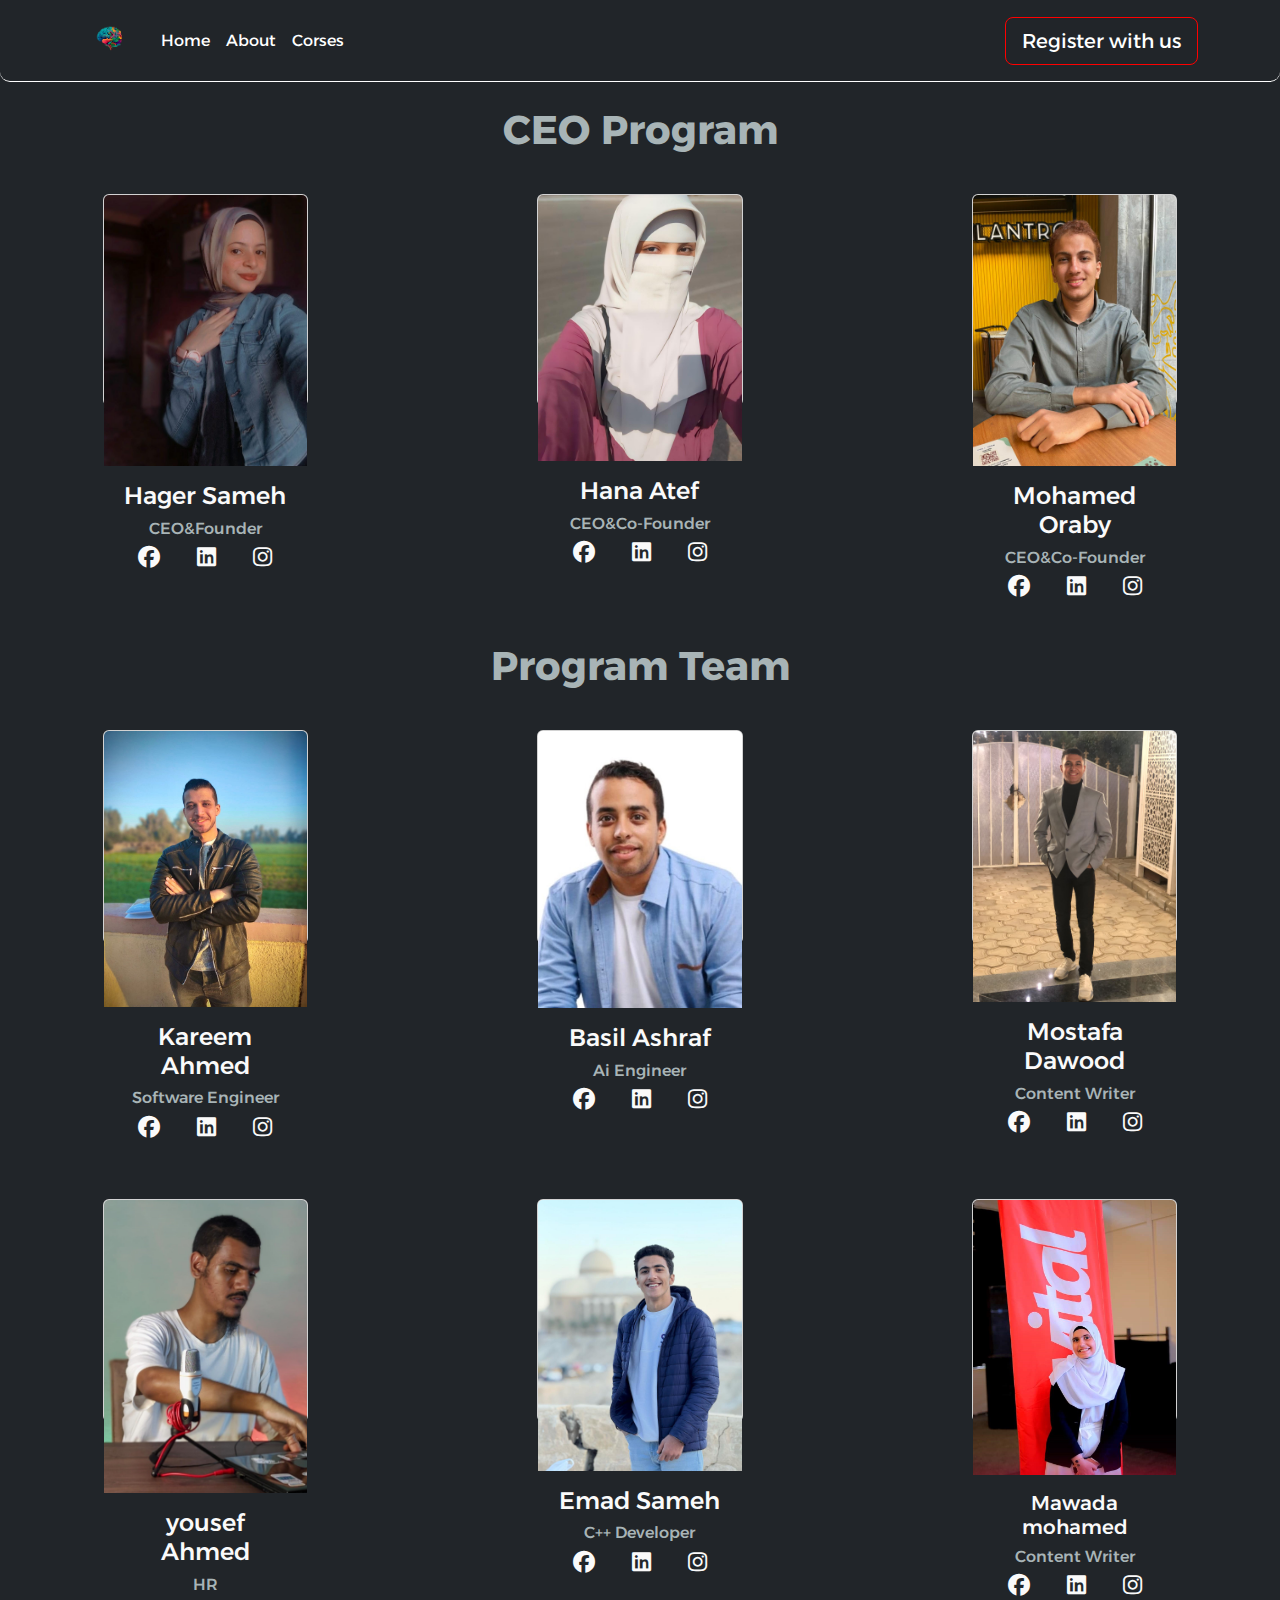
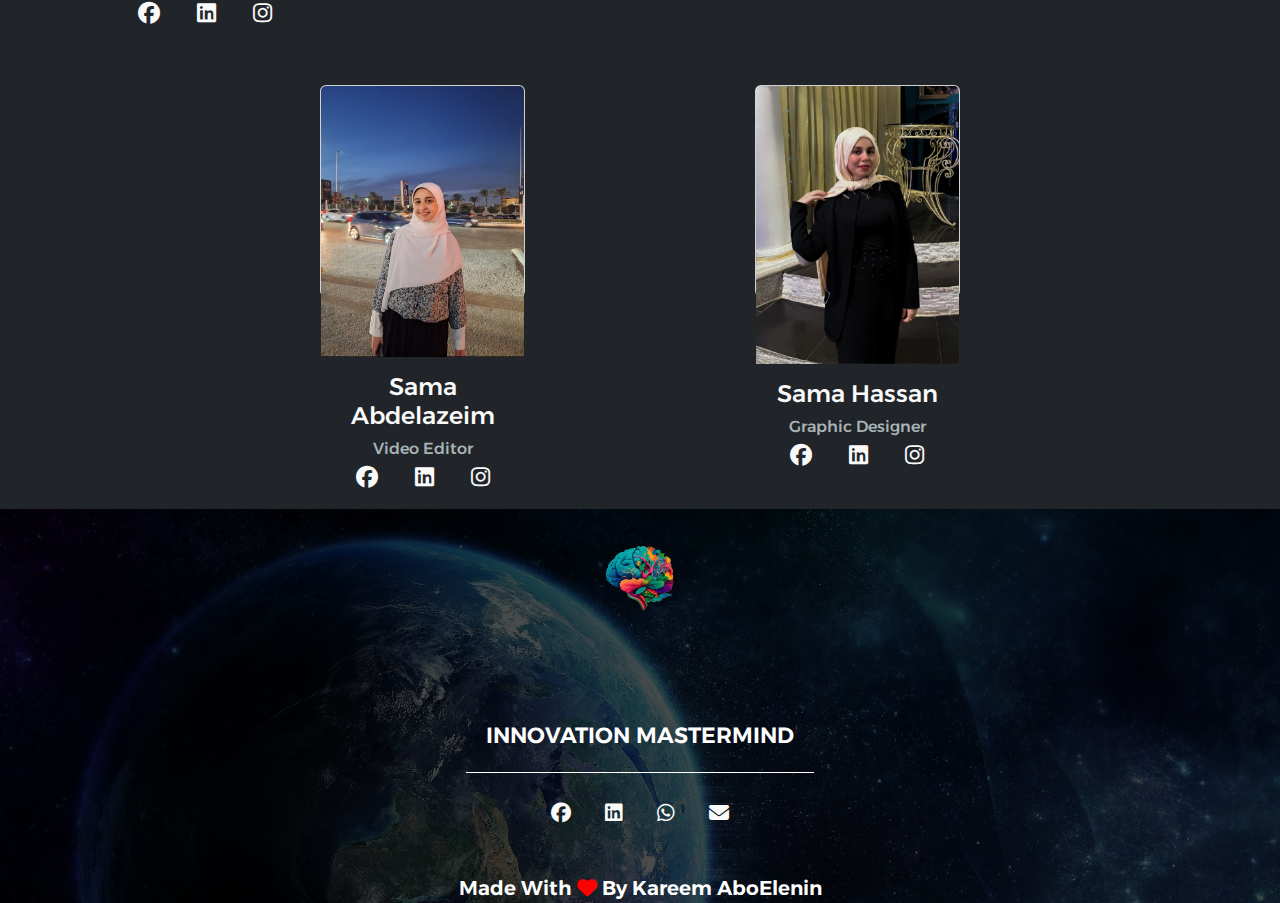
<file: team.html>
<!DOCTYPE html>
<html lang="en">

<head>
    <meta charset="UTF-8">
    <meta name="viewport" content="width=device-width, initial-scale=1.0">
    <title>Our Team</title>
    <link rel="stylesheet" href="css/all.min.css">
    <link rel="stylesheet" href="css/owl.carousel.min.css">
    <link rel="stylesheet" href="css/owl.theme.default.css">
    <link rel="stylesheet" href="css/bootstrap.min.css">
    <link rel="stylesheet" href="css/style.css">
</head>

<body class="bg-dark">

    <!-- Start Navpar -->
    <nav class="navbar navbar-expand-lg">
        <div class="container">
            <a class="navbar-brand" href="index.html"><img class="w-100" src="image/logo.png" alt="logo"></a>
            <button class="navbar-toggler" type="button" data-bs-toggle="collapse" data-bs-target="#navbarNavDropdown"
                aria-controls="navbarNavDropdown" aria-expanded="false" aria-label="Toggle navigation">
                <span class="navbar-toggler-icon"></span>
            </button>
            <div class="collapse navbar-collapse justify-content-between" id="navbarNavDropdown">
                <ul class="navbar-nav">
                    <li class="nav-item">
                        <a class="nav-link active text-white" aria-current="page" href="#">Home</a>
                    </li>
                    <li class="nav-item">
                        <a class="nav-link" href="#">About</a>
                    </li>
                    <li class="nav-item">
                        <a class="nav-link" href="#">Corses</a>
                    </li>
                    <!-- <li class="nav-item dropdown">
                        <a class="nav-link dropdown-toggle" href="#" role="button" data-bs-toggle="dropdown"
                            aria-expanded="false">
                            Dropdown link
                        </a>
                        <ul class="dropdown-menu">
                            <li><a class="dropdown-item" href="#">Action</a></li>
                            <li><a class="dropdown-item" href="#">Another action</a></li>
                            <li>
                                <a class="dropdown-item" href="#">Something else here</a>
                            </li>
                        </ul>
                    </li> -->
                </ul>
                <a href="#"><button type="button" class="btn btn-lg text-white letter-spacing">Register with
                        us</button></a>
            </div>
        </div>
    </nav>
    <!-- End Navpar -->

    <!-- Start Team -->
    <section class="team" id="team">
        <h1 class="fw-bold d-flex justify-content-center align-content-center mt-4">CEO Program</h1>
        <div class="row row-cols-1 row-cols-md-3 g-4 mt-3   ">
            <div class="col d-flex justify-content-center align-content-center">
                <div class="card w-50 h-50">
                    <img src="image/team/hager sameh.jpg" class="card-img-top w-100" alt="image">
                    <div class="card-body">
                        <h4 class="card-title text-center">Hager Sameh</h4>
                        <h6 class="card-title text-center">CEO&Founder</h6>
                        <div class="d-flex justify-content-around">
                            <a href="https://www.facebook.com/share/1AgAxH5yVB/"><i
                                    class="fa-brands fa-facebook"></i></a>
                            <a
                                href="https://www.linkedin.com/in/hager-sameh-12224b281?utm_source=share&utm_campaign=share_via&utm_content=profile&utm_medium=android_app"><i
                                    class="fa-brands fa-linkedin"></i></a>
                            <a href="#"><i class="fa-brands fa-instagram"></i></a>
                        </div>
                    </div>
                </div>
            </div>
            <div class="col d-flex justify-content-center align-content-center ">
                <div class="card w-50 h-50">
                    <img src="image/team/hana atef.jpg" class="card-img-top w-100" alt="image">
                    <div class="card-body">
                        <h4 class="card-title text-center">Hana Atef</h4>
                        <h6 class="card-title text-center">CEO&Co-Founder</h6>
                        <div class="d-flex justify-content-around">
                            <a href="https://www.facebook.com/share/1AaD3UbS7F/"><i
                                    class="fa-brands fa-facebook"></i></a>
                            <a
                                href="https://www.linkedin.com/in/hana-atef-302960317?utm_source=share&utm_campaign=share_via&utm_content=profile&utm_medium=android_app"><i
                                    class="fa-brands fa-linkedin"></i></a>
                            <a href="https://www.facebook.com/share/1AgAxH5yVB/"><i
                                    class="fa-brands fa-instagram"></i></a>
                        </div>
                    </div>
                </div>
            </div>
            <div class="col d-flex justify-content-center align-content-center ">
                <div class="card w-50 h-50">
                    <img src="image/team/mohamed oraby.jpg" class="card-img-top w-100" alt="image">
                    <div class="card-body">
                        <h4 class="card-title text-center">Mohamed Oraby</h4>
                        <h6 class="card-title text-center">CEO&Co-Founder</h6>
                        <div class="d-flex justify-content-around">
                            <a href="#"><i class="fa-brands fa-facebook"></i></a>
                            <a
                                href="https://www.linkedin.com/in/muhamed-oraby-3940511a7?utm_source=share&utm_campaign=share_via&utm_content=profile&utm_medium=android_app"><i
                                    class="fa-brands fa-linkedin"></i></a>
                            <a href="#"><i class="fa-brands fa-instagram"></i></a>
                        </div>
                    </div>
                </div>
            </div>
        </div>
    </section>
    <!-- End Team -->
    <!-- Start Team -->
    <section class="our-team " id="our-team">
        <h1 class="fw-bold d-flex justify-content-center align-content-center mt-4">Program Team</h1>
        <div class="row row-cols-1 row-cols-md-3 g-4 mt-3">
            <div class="col d-flex justify-content-center align-content-center">
                <div class="card w-50 h-50">
                    <img src="image/team/Kareem Ahmed.jpg" class="card-img-top w-100" alt="image">
                    <div class="card-body">

                        <h4 class="card-title text-center">Kareem Ahmed</h4>
                        <h6 class="card-title text-center">Software Engineer</h6>
                        <div class="d-flex justify-content-around">
                            <a href="https://www.facebook.com/karemahmed111"><i class="fa-brands fa-facebook"></i></a>
                            <a href="www.linkedin.com/in/kareem-ahmed-21514b228"><i
                                    class="fa-brands fa-linkedin"></i></a>
                            <a href="https://www.instagram.com/karem.ahmed001/"><i
                                    class="fa-brands fa-instagram"></i></a>
                        </div>
                    </div>
                </div>
            </div>
            <div class="col d-flex justify-content-center align-content-center ">
                <div class="card w-50 h-50">
                    <img src="image/team/Basil Ashraf.jpg" class="card-img-top w-100" alt="image">
                    <div class="card-body">

                        <h4 class="card-title text-center">Basil Ashraf</h4>
                        <h6 class="card-title text-center">Ai Engineer</h6>
                        <div class="d-flex justify-content-around">
                            <a href="#"><i class="fa-brands fa-facebook"></i></a>
                            <a
                                href="https://www.linkedin.com/in/basel-ashraf-24a929201?utm_source=share&utm_campaign=share_via&utm_content=profile&utm_medium=android_app"><i
                                    class="fa-brands fa-linkedin"></i></a>
                            <a href="#"><i class="fa-brands fa-instagram"></i></a>
                        </div>
                    </div>
                </div>
            </div>
            <div class="col d-flex justify-content-center align-content-center ">
                <div class="card w-50 h-50">
                    <img src="image/team/Mostafa Dawood.jpg" class="card-img-top w-100" alt="image">
                    <div class="card-body">

                        <h4 class="card-title text-center">Mostafa Dawood</h4>
                        <h6 class="card-title text-center">Content Writer</h6>
                        <div class="d-flex justify-content-around">
                            <a href="#"><i class="fa-brands fa-facebook"></i></a>
                            <a
                                href="https://www.linkedin.com/in/mostafa-dawood-4072a530a?utm_source=share&utm_campaign=share_via&utm_content=profile&utm_medium=android_app"><i
                                    class="fa-brands fa-linkedin"></i></a>
                            <a href="#"><i class="fa-brands fa-instagram"></i></a>
                        </div>
                    </div>
                </div>
            </div>
        </div>
        <div class="row row-cols-1 row-cols-md-3 g-4 mt-3">
            <div class="col d-flex justify-content-center align-content-center">
                <div class="card w-50 h-50">
                    <img src="image/team/yosef ahmed.jpg" class="card-img-top w-100" alt="image">
                    <div class="card-body">

                        <h4 class="card-title text-center">yousef Ahmed</h4>
                        <h6 class="card-title text-center">HR</h6>
                        <div class="d-flex justify-content-around">
                            <a href="#"><i class="fa-brands fa-facebook"></i></a>
                            <a
                                href="https://www.linkedin.com/in/yosef-ahmed-?utm_source=share&utm_campaign=share_via&utm_content=profile&utm_medium=android_app"><i
                                    class="fa-brands fa-linkedin"></i></a>
                            <a href="#"><i class="fa-brands fa-instagram"></i></a>
                        </div>
                    </div>
                </div>
            </div>
            <div class="col d-flex justify-content-center align-content-center ">
                <div class="card w-50 h-50">
                    <img src="image/team/Emad Sameh.jpg" class="card-img-top w-100" alt="image">
                    <div class="card-body">

                        <h4 class="card-title text-center">Emad Sameh</h4>
                        <h6 class="card-title text-center">C++ Developer</h6>
                        <div class="d-flex justify-content-around">
                            <a href="#"><i class="fa-brands fa-facebook"></i></a>
                            <a href="#"><i class="fa-brands fa-linkedin"></i></a>
                            <a href="#"><i class="fa-brands fa-instagram"></i></a>
                        </div>
                    </div>
                </div>
            </div>
            <div class="col d-flex justify-content-center align-content-center ">
                <div class="card w-50 h-50">
                    <img src="image/team/Mawada mohamed.jpg" class="card-img-top w-100" alt="image">
                    <div class="card-body">

                        <h5 class="card-title text-center">Mawada mohamed</h5>
                        <h6 class="card-title text-center">Content Writer</h6>
                        <div class="d-flex justify-content-around">
                            <a href="#"><i class="fa-brands fa-facebook"></i></a>
                            <a
                                href="https://www.linkedin.com/in/mawada-mohamed-8a20242b1?utm_source=share&utm_campaign=share_via&utm_content=profile&utm_medium=android_app"><i
                                    class="fa-brands fa-linkedin"></i></a>
                            <a href="#"><i class="fa-brands fa-instagram"></i></a>
                        </div>
                    </div>
                </div>
            </div>
        </div>
        <div class="row row-cols-1 row-cols-md-3 g-4 mt-3 d-flex justify-content-center align-content-center">
            <div class="col d-flex justify-content-center">
                <div class="card w-50 h-50">
                    <img src="image/team/sama abdelazeim.jpg    " class="card-img-top w-100" alt="image">
                    <div class="card-body">

                        <h4 class="card-title text-center">Sama Abdelazeim</h4>
                        <h6 class="card-title text-center">Video Editor</h6>
                        <div class="d-flex justify-content-around">
                            <a href="#"><i class="fa-brands fa-facebook"></i></a>
                            <a href="#"><i class="fa-brands fa-linkedin"></i></a>
                            <a href="#"><i class="fa-brands fa-instagram"></i></a>
                        </div>
                    </div>
                </div>
            </div>
            <div class="col d-flex justify-content-center">
                <div class="card w-50 h-50">
                    <img src="image/team/sama Hassan.jpg" class="card-img-top w-100" alt="image">
                    <div class="card-body">

                        <h4 class="card-title text-center">Sama Hassan</h4>
                        <h6 class="card-title text-center">Graphic Designer</h6>
                        <div class="d-flex justify-content-around">
                            <a href="#"><i class="fa-brands fa-facebook"></i></a>
                            <a
                                href="https://www.linkedin.com/in/sama-h-0218362b3?utm_source=share&utm_campaign=share_via&utm_content=profile&utm_medium=android_app"><i
                                    class="fa-brands fa-linkedin"></i></a>
                            <a href="#"><i class="fa-brands fa-instagram"></i></a>
                        </div>
                    </div>
                </div>
            </div>

        </div>


    </section>
    <!-- End Team -->

    <!-- Start Footer -->
    <div class="footer">
        <div class="container">
            <img src="image/logo.png" alt="Logo" />
            <p>Innovation Mastermind</p>
            <div class="social-icons">
                <a href="https://www.facebook.com/profile.php?id=61566921601598"><i class="fa-brands fa-facebook"></i></a>
                <a href="https://linktr.ee/InnovationMastermind"><i class="fa-brands fa-linkedin"></i></a>
                <a href="#"><i class="fa-brands fa-whatsapp"></i></a>
                <a href="#"><i class="fa-solid fa-envelope"></i></a>
            </div>
            <!-- <p class="copyright">&copy; 2021 <span>Kasper</span> All Right Reserved</p> -->
            <!-- <p class="copyright">Made With By <span> Kareem AboElenein </span></p> -->
            <p class="copyright">Made With <i class="fa-solid fa-heart" id="heart"></i> By Kareem AboElenin</p>

        </div>
    </div>
    <!-- End Footer -->




    <script src="js/jquery-3.6.0.min.js"></script>
    <script src="js/owl.carousel.min.js"></script>
    <script src="js/bootstrap.bundle.js"></script>
    <script src="js/index.js"></script>
</body>

</html>
</file>
<file: css/style.css>
:root {
    --main-color: #046875;
    --main-color-2: #a8b4b6;
    --main-transition: all 0.5s;

}

* {
    margin: 0;
    padding: 0;
    box-sizing: border-box;

}

a {
    text-decoration: none;
}

ul li {
    list-style-type: none;
}

@font-face {
    font-family: cairo;
    src: url("../fonts/Alexandria-VariableFont_wght.ttf");
}

body {
    font-family: cairo;
    /* direction: rtl; */
}

.demo {
    background-image: url(../image/background-header.jpg);
    background-repeat: no-repeat;
    background-size: cover;
    width: 100%;
}

/* Start Navpar */
nav {
    background-color: none;
    /* background-color: #785a5a; */
    color: #ffffff !important;
    border-bottom: 1px solid#fff;
    position: fixed;
    width: 100%;
    z-index: 100000000000;
    border-radius: 10px;
}

nav img {
    width: 100px;
    height: 55px;
}

nav .icon a {
    margin-left: 20px;
    font-size: 20px;
    color: red;
}

.navbar-nav .nav-link {
    color: #ffffff;
}

.letter-spacing {
    background-color: transparent;
    color: #ffffff;
    transition: 0.5s;
    border: 0.2px solid red;
    display: flex;
    justify-content: flex-end;
}

.letter-spacing:hover {
    color: none;
    background-color: none;
}

/* End Navpar */

/* Start Header*/
header {
    background-image: url(../image/background-header.jpg);
    background-repeat: no-repeat;
    background-size: cover;
    width: 100%;
    align-items: center;
    min-height: 89vh;
    overflow: hidden;
    position: relative;
    background-size: cover;
    background-color: transparent;
    background-size: cover;
    background-position: center;
}

.header .auto {
    font-size: 25px;
    font-weight: 600;
    color: #ffffff;
    letter-spacing: 0.5px;
    margin-left: 200px;
    margin-top: 230px;
}

.header .auto span {
    color: orange;
}

p {
    font-size: 20px;
    font-weight: 600;
    color: #ffffff;
    margin-top: 20px;
    margin-left: 200px;
}

.header .text {
    font-size: 10px;
    width: 60%;
    line-height: 25px;
}

.btns {
    margin-left: 185px;
}

.btns .btn {
    padding: 10px;
    border-radius: 30px;
    background-color: transparent;
    color: #fff;
    width: 200px;
    margin: 10px;
    transition: 0.5s;
    background-color: #222;
}

.btns .btn:hover {
    transition: 0.5s;
    letter-spacing: 1px;
}

#active {
    background-color: transparent;
    color: #ffffff;
    transition: 0.5s;
    border: 0.2px solid red;
}


#active:hover {
    color: #ffffff;
    transition: 0.5s;
    letter-spacing: 1px;
}

/* icon */
.icon a {
    background-color: transparent;
    color: #ffffff;
    font-size: 30px;
    margin-left: 30px;
}

.icon a:hover {
    color: var(--main-color);
}

/* End Header*/
/* ============================================ */
/* Start Review */


.testimonial-card {
    background-color: #f1f1f1;
    border-radius: 20px;
    padding: 20px;
    margin: 10px;
    text-align: center;
    height: 100%;
    box-shadow: 0 0 10px rgba(0, 0, 0, 0.1);
}

.testimonial-img {
    width: 70px;
    height: 70px;
    object-fit: cover;
    margin-bottom: 10px;
}

.hearts {
    color: orange;
    font-size: 18px;
    margin-top: 10px;
}

/* Black arrow controls */
.carousel-control-prev-icon,
.carousel-control-next-icon {
    background-color: black;
    border-radius: 50%;
    width: 40px;
    height: 40px;
    background-size: 60% 60%;
}

@media (max-width: 768px) {
    .carousel .carousel-item {
        display: flex;
        justify-content: center;
    }
}

.review .text-black {
    /* margin: 10px; */
    text-align: center;
    margin: auto;
    margin-top: 20px;
    font-size: 15px;
}

/* End Review */

/* Start Footer */

.footer {
    /* padding-top: calc(var(--section-padding) / 2);
    padding-bottom: calc(var(--section-padding) / 2); */
    background-image: url("../image/subscribe.jpg");
    background-size: cover;
    position: relative;
    color: white;
    text-align: center;
}
.footer img{
    width: 150px;
    height: 150px;
}
.footer::before {
    content: "";
    position: absolute;
    left: 0;
    top: 0;
    width: 100%;
    height: 100%;
    background-color: rgb(0 0 0 / 70%);
}

.footer .container {
    position: relative;
}

.footer img {
    margin-bottom: 20px;
}


.footer p:not(.copyright) {
    text-transform: uppercase;
    padding: 20px;
    border-bottom: 1px solid white;
    font-size: 22px;
    width: fit-content;
    margin: 20px auto;
}

.footer p {
    margin: 0;
}
.footer .social-icons i {
    padding: 10px 15px;
}
.footer .social-icons a{
    color: #fafafa;
    font-size: 20px;
    transition: var(--main-transition);
}
.footer .social-icons a:hover{
    color: var(--main-color);
    transition: var(--main-transition);
}
.footer .copyright {
    margin-top: 40px;
}

.footer .copyright i {
    color: red;
}

/* End Footer */


/* Start Team.Html */
.team .card-img-top {
    background-size: cover;
}

.team h1 {
    color: var(--main-color-2);
}

.team h6 {
    color: var(--main-color-2);
}

.team h4 {
    color: var(--main-color-2);
    color: #fafafa;
}

.team i {
    font-size: 22px;
    color: #fafafa;
    transition: var(--main-transition);
}

.team i:hover {
    color: var(--main-color);
}


.our-team h1 {
    color: var(--main-color-2);
}

.our-team i {
    font-size: 22px;
    color: #fafafa;
    transition: var(--main-transition);
}

.our-team i:hover {
    color: var(--main-color);
}

.our-team h6 {
    color: var(--main-color-2);
}

.our-team h5 {
    color: #fafafa;
}

.our-team h4 {
    color: var(--main-color-2);
    color: #fafafa;
}

/* end Team.Html */
</file>
